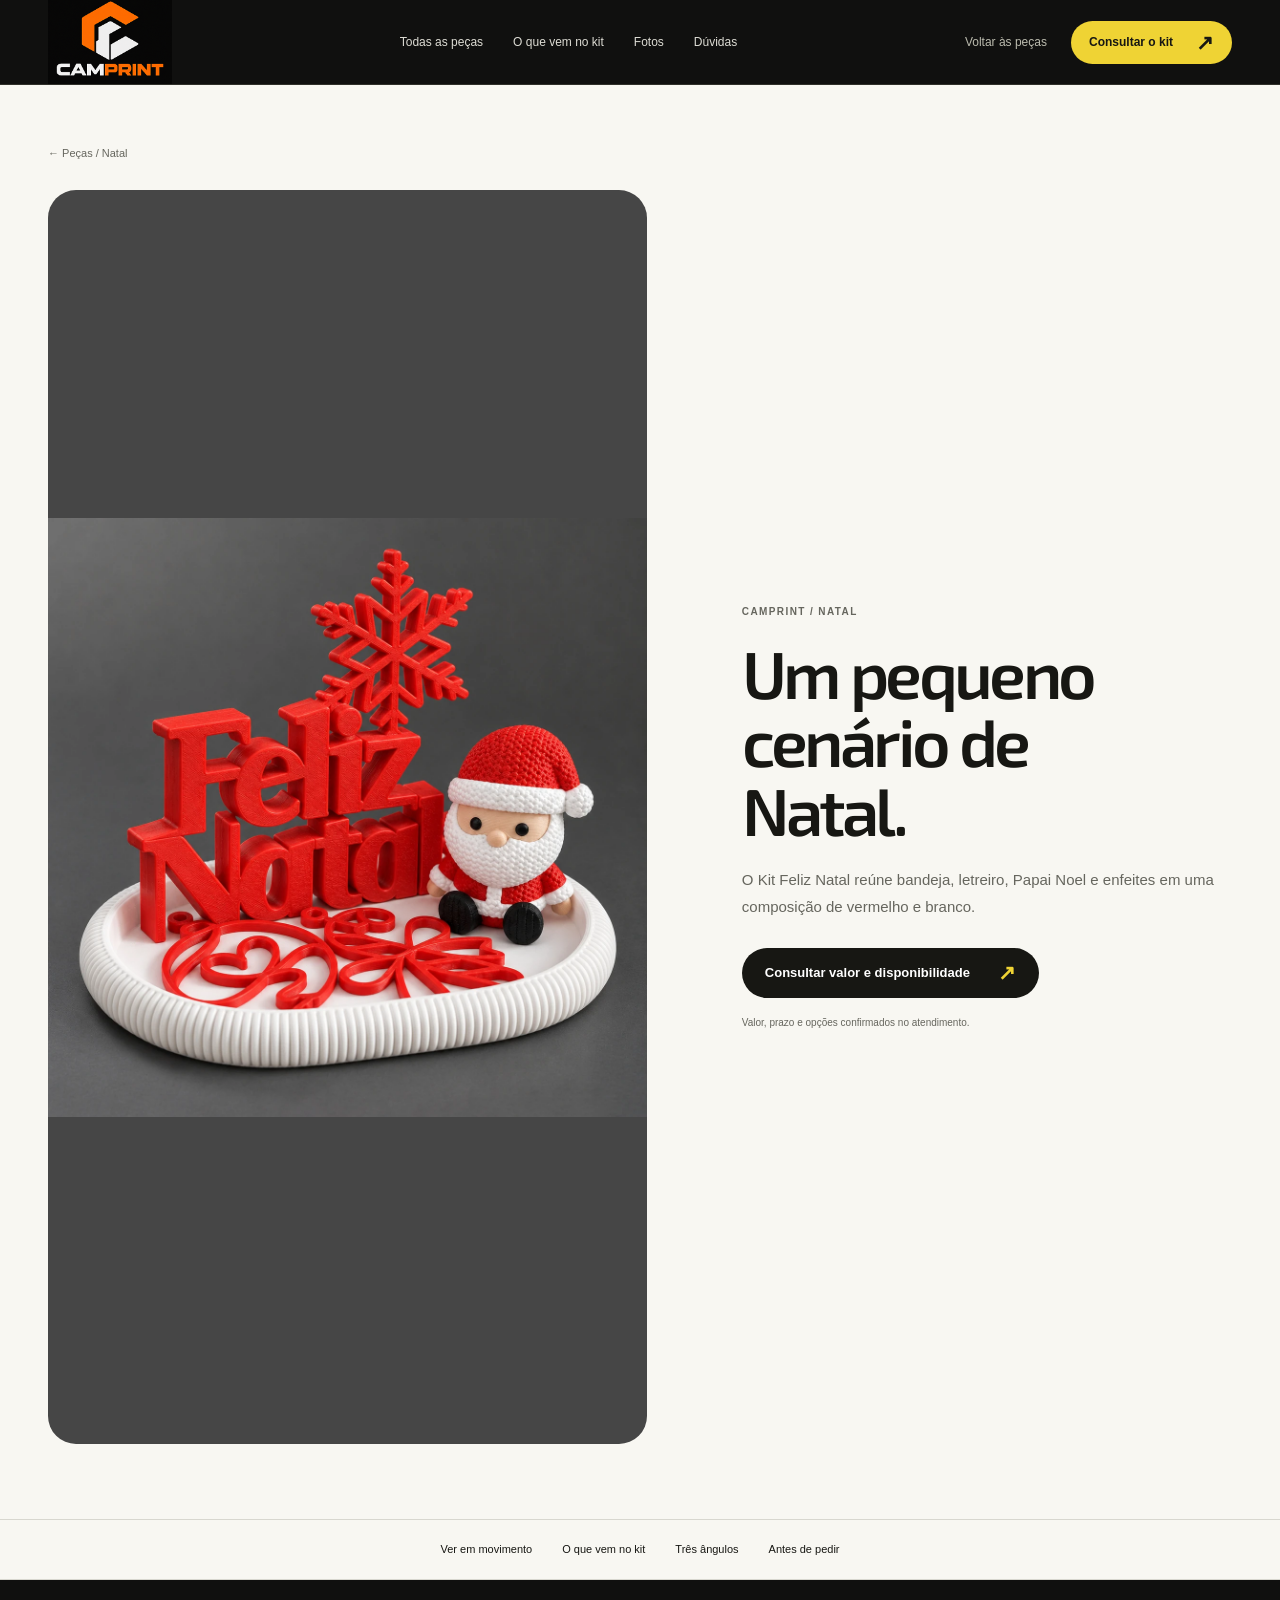
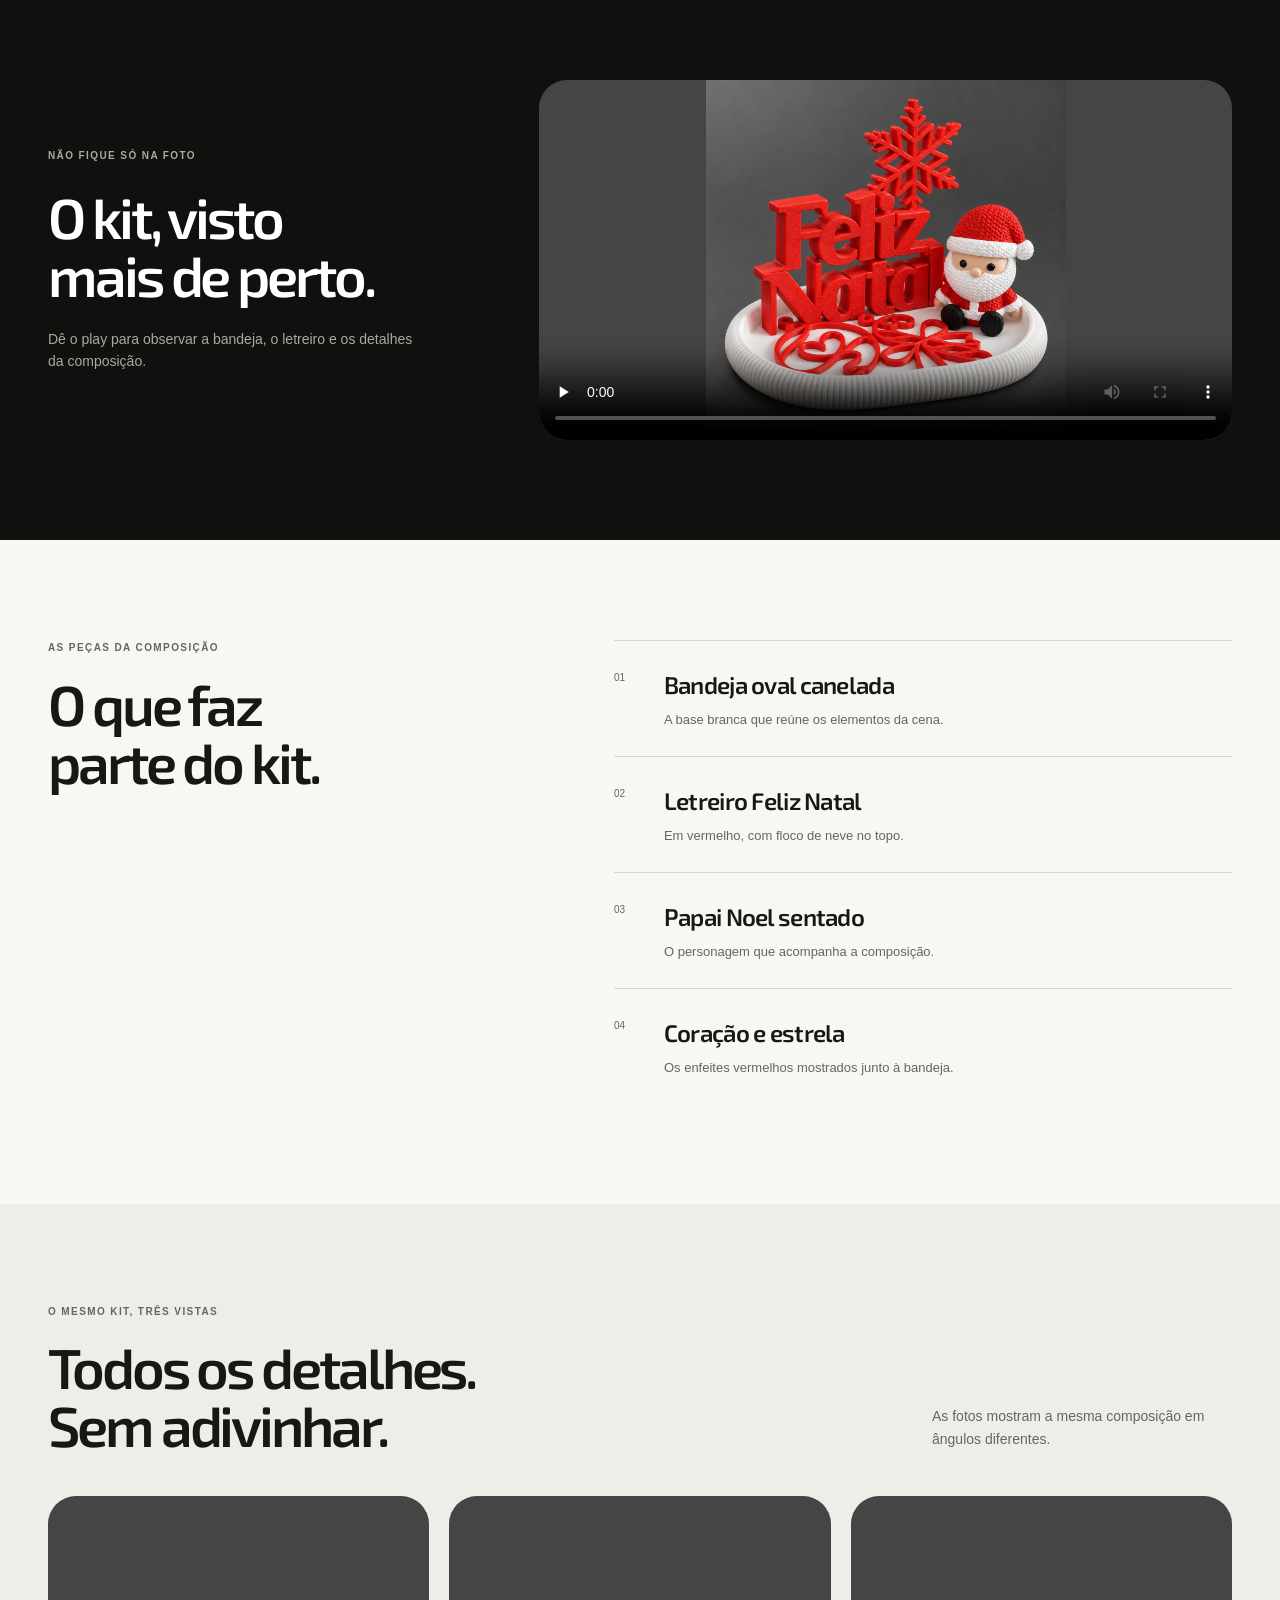
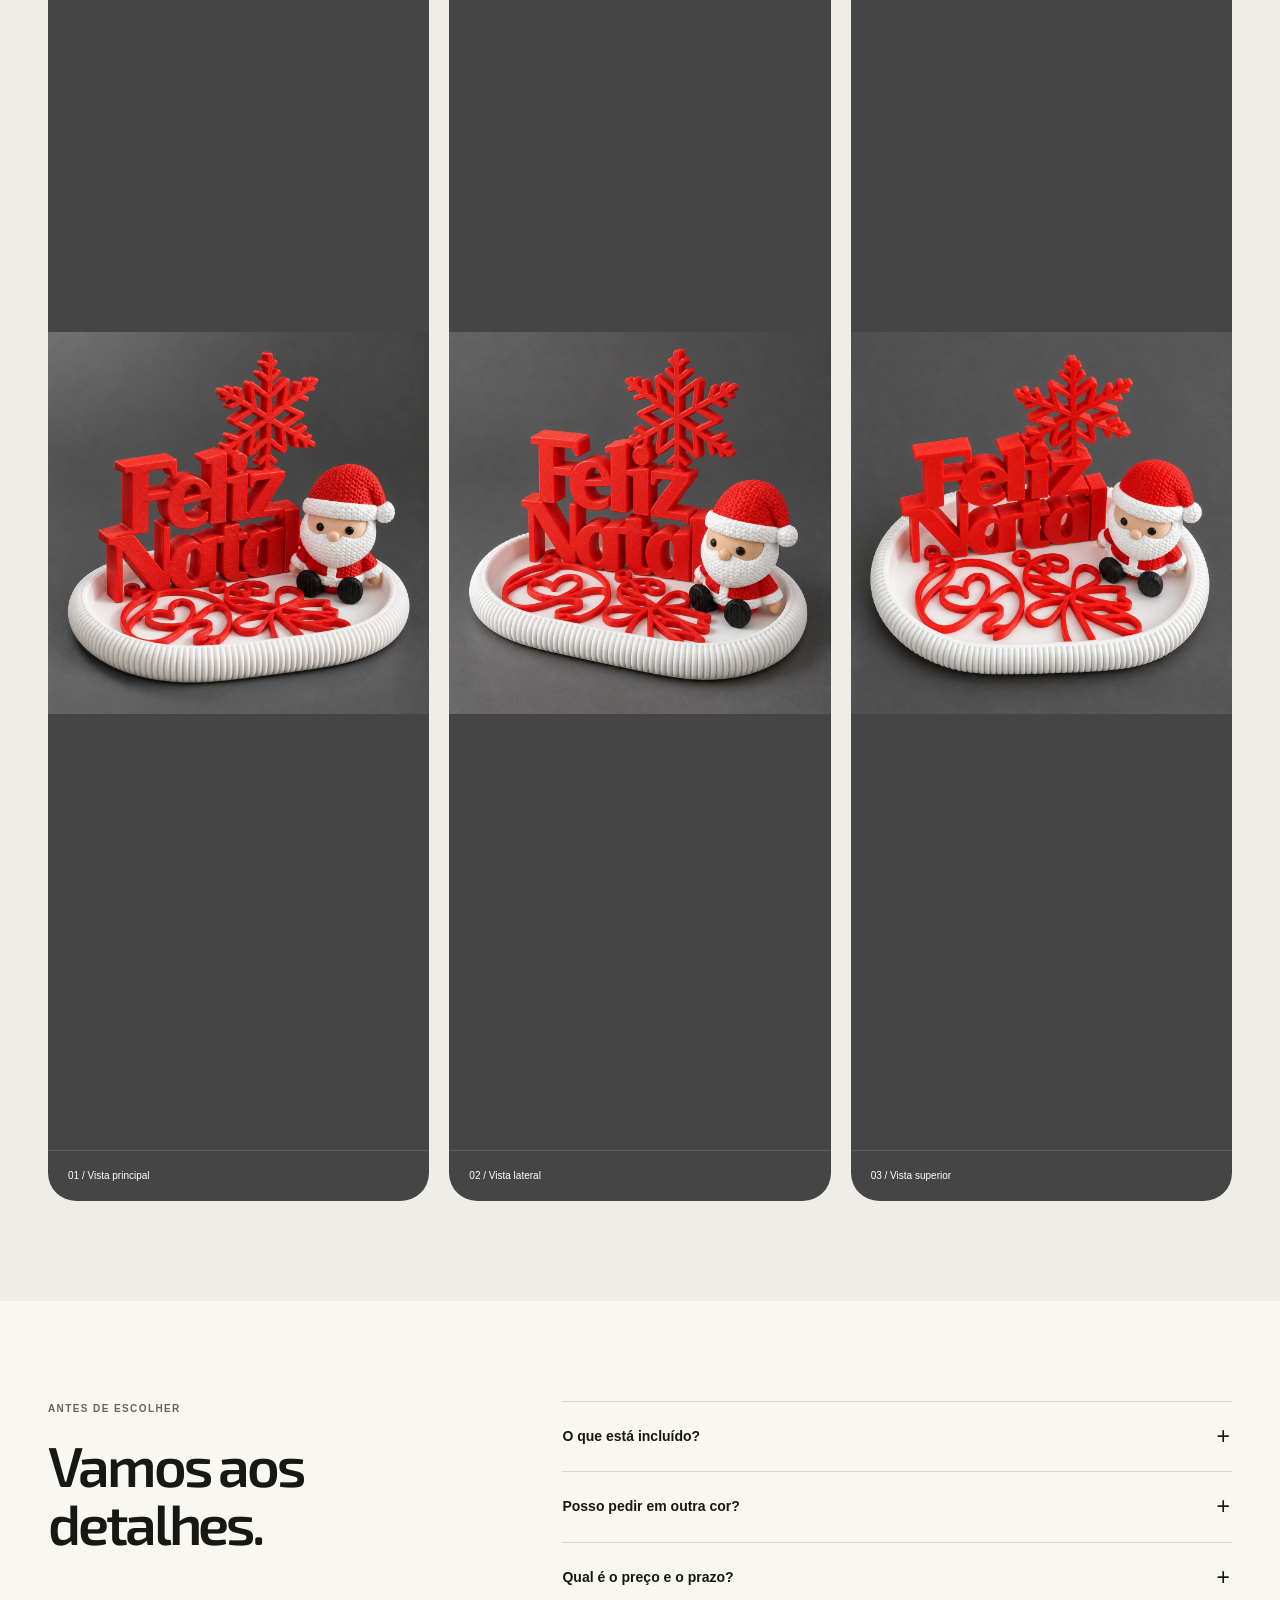
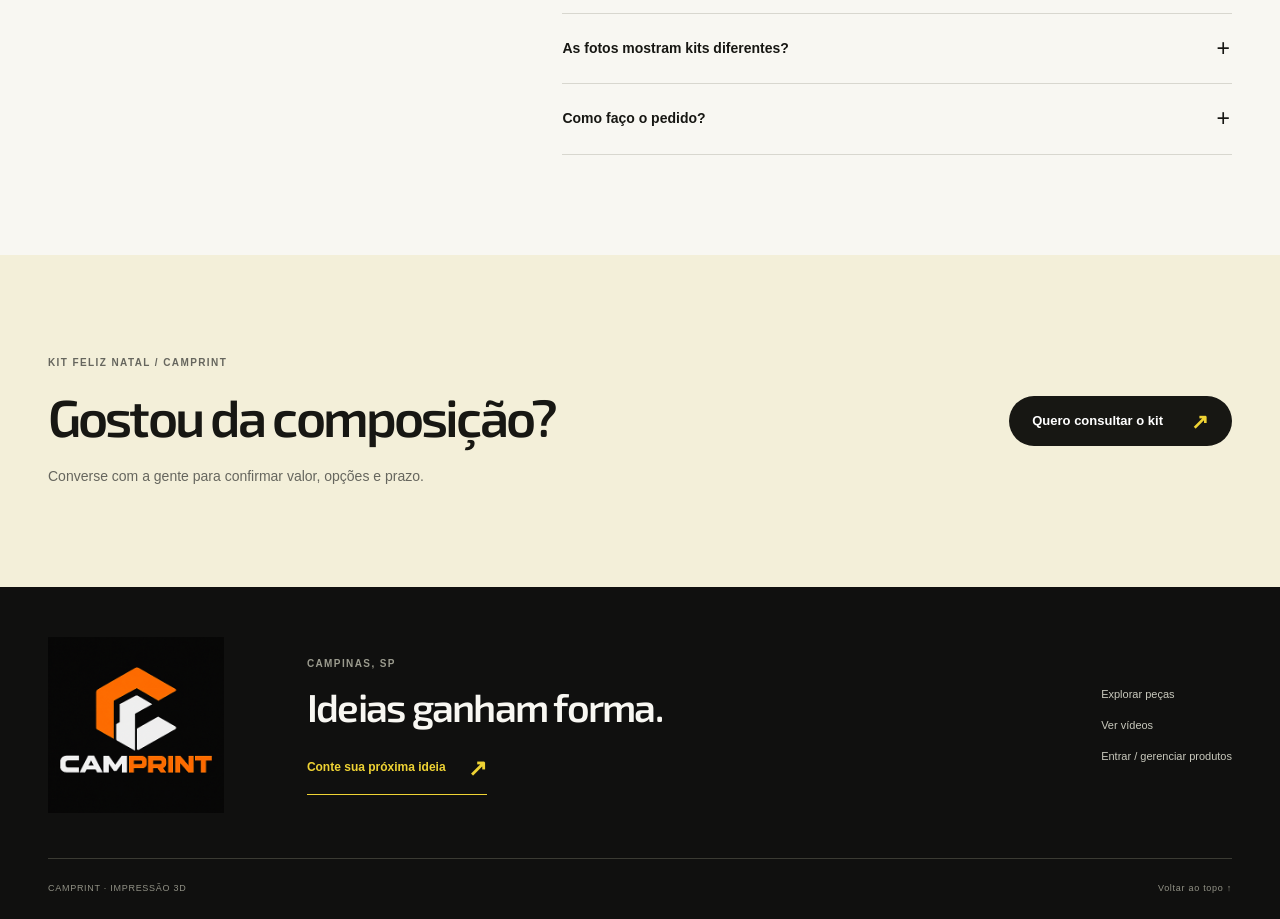
<file: public/kit-feliz-natal.html>
<!doctype html>
<html lang="pt-BR"><head>
<meta charset="UTF-8"><meta name="viewport" content="width=device-width, initial-scale=1"><meta name="theme-color" content="#11110f">
<title>Kit Feliz Natal com bandeja — CAMPRINT</title><meta name="description" content="Bandeja canelada, letreiro Feliz Natal, Papai Noel e enfeites. Veja fotos e vídeo do kit CAMPRINT e consulte valor e disponibilidade.">
<meta property="og:title" content="Kit Feliz Natal — CAMPRINT"><meta property="og:description" content="Uma composição em vermelho e branco. Veja todos os detalhes antes de pedir."><meta property="og:image" content="https://printflex-prototipo-jp.gustavodiassn.chatgpt.site/assets/kit-feliz-natal-principal.webp"><meta property="og:type" content="product">
<link rel="icon" type="image/svg+xml" href="camprint-mark.svg"><link rel="preload" as="font" href="assets/exo2-semibold.ttf" type="font/ttf" crossorigin><link rel="preload" as="image" href="assets/kit-feliz-natal-principal.webp"><link rel="stylesheet" href="camprint.css?v=15">
</head><body class="product-page" id="topo">
<a class="skip-link" href="#conteudo">Ir para o conteúdo</a>
<header class="site-header"><div class="container header-inner"><a class="brand" href="index.html" aria-label="CAMPRINT — início"><img src="assets/camprint-logo-original.png" alt="CAMPRINT" width="124" height="84"></a><nav class="product-header-nav" aria-label="Navegação do produto"><a href="index.html#modelos">Todas as peças</a><a href="#o-kit">O que vem no kit</a><a href="#galeria">Fotos</a><a href="#duvidas">Dúvidas</a></nav><div class="header-actions"><a class="header-admin" href="index.html#modelos">Voltar às peças</a><a class="button button-yellow header-cta" href="index.html?produto=kit-feliz-natal#personalizar">Consultar o kit <span aria-hidden="true">↗</span></a></div></div></header>
<main id="conteudo">
<section class="product-page-hero"><div class="container"><a class="product-breadcrumb" href="index.html#modelos">← Peças / Natal</a><div class="product-story-grid"><figure class="product-story-photo"><img src="assets/kit-feliz-natal-principal.webp" alt="Kit Feliz Natal com bandeja branca, letreiro vermelho, Papai Noel e enfeites" width="1254" height="1254" fetchpriority="high"></figure><div class="product-story-copy"><p class="eyebrow">CAMPRINT / NATAL</p><h1>Um pequeno<br>cenário de<br>Natal.</h1><p>O Kit Feliz Natal reúne bandeja, letreiro, Papai Noel e enfeites em uma composição de vermelho e branco.</p><a class="button button-dark" href="index.html?produto=kit-feliz-natal#personalizar">Consultar valor e disponibilidade <span aria-hidden="true">↗</span></a><small>Valor, prazo e opções confirmados no atendimento.</small></div></div></div></section>
<nav class="product-nav" aria-label="Explore o kit"><a href="#video-do-kit">Ver em movimento</a><a href="#o-kit">O que vem no kit</a><a href="#galeria">Três ângulos</a><a href="#duvidas">Antes de pedir</a></nav>
<section class="product-video-section section-space" id="video-do-kit"><div class="container product-video-grid"><div><p class="eyebrow">NÃO FIQUE SÓ NA FOTO</p><h2>O kit, visto<br>mais de perto.</h2><p>Dê o play para observar a bandeja, o letreiro e os detalhes da composição.</p></div><video controls playsinline preload="none" poster="assets/kit-feliz-natal-principal.webp" width="640" height="360" aria-label="Vídeo do Kit Feliz Natal em movimento"><source src="assets/video-kit-feliz-natal.mp4" type="video/mp4">Seu navegador não reproduz este vídeo.</video></div></section>
<section class="section-space" id="o-kit"><div class="container kit-includes"><div><p class="eyebrow">AS PEÇAS DA COMPOSIÇÃO</p><h2>O que faz<br>parte do kit.</h2></div><ul><li><span>01</span><div><h3>Bandeja oval canelada</h3><p>A base branca que reúne os elementos da cena.</p></div></li><li><span>02</span><div><h3>Letreiro Feliz Natal</h3><p>Em vermelho, com floco de neve no topo.</p></div></li><li><span>03</span><div><h3>Papai Noel sentado</h3><p>O personagem que acompanha a composição.</p></div></li><li><span>04</span><div><h3>Coração e estrela</h3><p>Os enfeites vermelhos mostrados junto à bandeja.</p></div></li></ul></div></section>
<section class="kit-gallery section-space" id="galeria"><div class="container"><div class="section-heading"><div><p class="eyebrow">O MESMO KIT, TRÊS VISTAS</p><h2>Todos os detalhes.<br>Sem adivinhar.</h2></div><p>As fotos mostram a mesma composição em ângulos diferentes.</p></div><div class="kit-gallery-grid"><figure><img src="assets/kit-feliz-natal-principal.webp" alt="Vista principal do Kit Feliz Natal completo" width="1254" height="1254" loading="lazy"><figcaption>01 / Vista principal</figcaption></figure><figure><img src="assets/kit-feliz-natal-direita.webp" alt="Vista lateral direita do mesmo Kit Feliz Natal" width="1254" height="1254" loading="lazy"><figcaption>02 / Vista lateral</figcaption></figure><figure><img src="assets/kit-feliz-natal-superior.webp" alt="Vista superior do mesmo Kit Feliz Natal" width="1254" height="1254" loading="lazy"><figcaption>03 / Vista superior</figcaption></figure></div></div></section>
<section class="faq-section section-space" id="duvidas"><div class="container faq-grid"><div><p class="eyebrow">ANTES DE ESCOLHER</p><h2>Vamos aos<br>detalhes.</h2></div><div class="faq-list"><details><summary>O que está incluído?</summary><p>Bandeja branca canelada, letreiro Feliz Natal com floco de neve vermelho, Papai Noel sentado e enfeites de coração e estrela, conforme a composição apresentada.</p></details><details><summary>Posso pedir em outra cor?</summary><p>Informe sua preferência na mensagem. As opções de cor e personalização são confirmadas para esse modelo antes do pedido.</p></details><details><summary>Qual é o preço e o prazo?</summary><p>Valor, disponibilidade e prazo são informados no atendimento antes da confirmação da compra.</p></details><details><summary>As fotos mostram kits diferentes?</summary><p>Não. São três vistas do mesmo Kit Feliz Natal.</p></details><details><summary>Como faço o pedido?</summary><p>Toque em “Consultar o kit”. O formulário abre com este produto selecionado. Prepare a mensagem e copie ou compartilhe no canal de atendimento da CAMPRINT.</p></details></div></div></section>
<section class="kit-order section-space" id="oferta"><div class="container kit-order-inner" id="seguranca"><div><p class="eyebrow">KIT FELIZ NATAL / CAMPRINT</p><h2>Gostou da composição?</h2><p>Converse com a gente para confirmar valor, opções e prazo.</p></div><a class="button button-dark" href="index.html?produto=kit-feliz-natal#personalizar">Quero consultar o kit <span aria-hidden="true">↗</span></a></div></section>
</main>
<footer class="site-footer"><div class="container"><div class="footer-main"><a href="index.html" class="footer-brand" aria-label="CAMPRINT — início"><img src="assets/camprint-logo-original.png" alt="CAMPRINT" width="176" height="176" loading="lazy"></a><div><p class="eyebrow">CAMPINAS, SP</p><h2>Ideias ganham forma.</h2><a class="text-link" href="index.html#personalizar">Conte sua próxima ideia <span aria-hidden="true">↗</span></a></div><nav aria-label="Links do rodapé"><a href="index.html#modelos">Explorar peças</a><a href="index.html#videos">Ver vídeos</a><a href="/admin">Entrar / gerenciar produtos</a></nav></div><div class="footer-bottom"><span>CAMPRINT · IMPRESSÃO 3D</span><a href="#topo">Voltar ao topo ↑</a></div></div></footer><div class="mobile-bar"><a href="index.html#modelos">Todas as peças</a><a href="index.html?produto=kit-feliz-natal#personalizar">Consultar o kit <span aria-hidden="true">↗</span></a></div>
</body></html>
</file>
<file: public/camprint.css>
@font-face{font-family:Exo;src:url('assets/exo2-semibold.ttf') format('truetype');font-style:normal;font-weight:600;font-display:swap}
:root{--yellow:#efd334;--yellow-soft:#f3efd9;--ink:#171713;--black:#10100f;--paper:#f8f7f2;--mist:#eeede7;--line:#d8d7cf;--muted:#66665e;--white:#fff;--display:Exo,'Trebuchet MS',Arial,sans-serif;--orange:#efd334;--orange-deep:#655700;--font-display:var(--display)}
*{box-sizing:border-box}html{scroll-behavior:smooth;scroll-padding-top:106px}body{margin:0;background:var(--paper);color:var(--ink);font:16px/1.55 Arial,Helvetica,sans-serif;-webkit-font-smoothing:antialiased}body.dialog-open{overflow:hidden}button,input,select,textarea{font:inherit}button{cursor:pointer}a{color:inherit}a,button,input,select,textarea{touch-action:manipulation;-webkit-tap-highlight-color:transparent}img,video{max-width:100%}img{display:block}h1,h2,h3,p,figure{margin:0}h1,h2,h3{font-family:var(--display);font-weight:600}h1,h2{line-height:1.03;letter-spacing:-.055em}h2{font-size:clamp(38px,4.4vw,64px)}a{text-decoration:none}button:focus-visible,a:focus-visible,input:focus-visible,select:focus-visible,textarea:focus-visible,summary:focus-visible{outline:3px solid var(--yellow);outline-offset:4px}button{color:inherit}.container{width:min(calc(100% - 96px),1320px);margin-inline:auto}.section-space{padding-block:100px}.eyebrow{font:600 10px/1.5 Arial,sans-serif;letter-spacing:.14em;text-transform:uppercase}.sr-only{position:absolute;width:1px;height:1px;padding:0;margin:-1px;overflow:hidden;clip:rect(0,0,0,0);white-space:nowrap;border:0}[hidden]{display:none!important}.skip-link{position:fixed;top:-100px;left:20px;z-index:100;padding:14px;background:var(--yellow);color:var(--ink)}.skip-link:focus{top:10px}.button{display:inline-flex;align-items:center;justify-content:center;gap:28px;min-height:50px;padding:13px 22px;border:1px solid transparent;border-radius:999px;font-size:13px;font-weight:600;line-height:1.4;transition:background .2s,color .2s}.button>span{font-size:21px;line-height:1}.button-dark{background:var(--ink);color:var(--white)}.button-dark>span{color:var(--yellow)}.button-dark:hover{background:#39392d}.button-yellow,.button-orange{background:var(--yellow);color:var(--ink)}.button-yellow:hover,.button-orange:hover{background:#dfc018}.button-outline{border-color:var(--ink);background:transparent;color:var(--ink)}.text-link{display:inline-flex;align-items:center;gap:22px;padding:10px 0;border:0;border-bottom:1px solid currentColor;background:transparent;font-size:13px;font-weight:600;line-height:1.4}.text-link>span{font-size:23px}.text-link:hover{opacity:.7}
.site-header{position:sticky;top:0;z-index:30;background:var(--black);color:#f8f7f2;border-bottom:1px solid #30302a}.header-inner{display:flex;align-items:center;justify-content:space-between;gap:30px;min-height:84px}.brand{display:block;flex-shrink:0}.brand img{width:124px;height:84px;object-fit:cover}.site-header nav{display:flex;gap:30px}.site-header nav a{position:relative;font-size:12px;color:#dddcd4;padding:12px 0}.site-header nav a:hover{color:var(--yellow)}.header-actions{display:flex;align-items:center;gap:24px}.header-admin{font-size:12px;color:#bbbbae}.header-admin:hover{color:var(--yellow)}.header-cta{min-height:42px;font-size:12px;padding:10px 17px;gap:23px}.menu-toggle{display:none;border:0;background:transparent;width:40px;height:40px;padding:9px}.menu-toggle span{display:block;height:1px;background:white;margin:6px 0}.hero{padding-block:60px 64px;overflow:hidden}.hero-grid{display:grid;grid-template-columns:.94fr 1.06fr;gap:7%;align-items:center}.hero-copy{padding-block:15px}.hero .eyebrow{display:flex;align-items:center;gap:9px;margin-bottom:32px;color:var(--muted)}.status-dot{display:inline-block;width:7px;height:7px;border-radius:50%;background:var(--ink);box-shadow:0 0 0 4px var(--yellow)}h1{font-size:clamp(58px,6.7vw,96px)}.yellow-mark{position:relative;white-space:nowrap}.yellow-mark:after{content:'';position:absolute;z-index:-1;left:0;right:-4px;bottom:4px;height:.24em;background:var(--yellow)}.hero h1{isolation:isolate}.hero-description{margin-top:28px;font-size:16px;line-height:1.6;color:var(--muted)}.hero-actions{display:flex;align-items:center;flex-wrap:wrap;gap:28px;margin-top:28px}.hero-stamp{margin-top:48px;color:#808077;font-size:9px;letter-spacing:.13em}.hero-stamp>span{padding:0 12px;color:#aaa99f}.hero-showcase{min-width:0}.showcase-image{position:relative;border-radius:28px;overflow:hidden;background:#474747;aspect-ratio:1.07}.showcase-image>img{width:100%;height:100%;object-fit:contain;transition:opacity .18s}.showcase-label{position:absolute;left:24px;top:23px;color:#fff;font-size:9px;letter-spacing:.16em;opacity:.8}.showcase-open{position:absolute;right:20px;bottom:20px;display:grid;place-items:center;width:47px;height:47px;border:0;border-radius:50%;background:var(--yellow);font-size:27px}.showcase-open:hover{background:#fff}.showcase-caption{display:flex;align-items:center;justify-content:space-between;gap:20px;margin-top:20px}.showcase-caption .eyebrow{font-size:9px;margin-bottom:5px;color:var(--muted)}.showcase-caption h2{font-size:24px;letter-spacing:-.04em;line-height:1.2}.showcase-hint{font-size:10px;line-height:1.6;color:var(--muted);text-align:right}.hero-tabs{display:flex;gap:20px;border-top:1px solid var(--line);margin-top:20px}.hero-tab{position:relative;flex:1;padding:15px 0;border:0;background:transparent;text-align:left;color:var(--muted);font-size:11px}.hero-tab>span{font-size:9px;margin-right:8px;color:#929187}.hero-tab[aria-pressed=true]{color:var(--ink);font-weight:600}.hero-tab[aria-pressed=true]:before{content:'';position:absolute;top:-2px;left:0;right:0;height:3px;background:var(--yellow)}.intro-strip{border-block:1px solid var(--line)}.intro-strip>.container{display:flex;justify-content:space-between;gap:20px;align-items:center;padding-block:22px}.intro-strip p{font-size:14px}.intro-strip a{display:flex;gap:24px;font-size:11px;color:var(--muted)}.intro-strip a>span{color:var(--ink);font-size:18px}.section-heading{display:flex;align-items:flex-end;justify-content:space-between;gap:48px;margin-bottom:42px}.section-heading .eyebrow{margin-bottom:19px;color:var(--muted)}.section-heading>p{max-width:300px;color:var(--muted);font-size:14px;line-height:1.65;padding-bottom:3px}
.catalog-section{background:var(--paper)}.catalog-tools{display:flex;align-items:center;justify-content:space-between;gap:24px;border-bottom:1px solid var(--line)}.filter-row{display:flex;gap:26px;min-width:0;overflow-x:auto;scrollbar-width:none}.filter-row::-webkit-scrollbar{display:none}.filter-chip{position:relative;white-space:nowrap;min-height:54px;padding:12px 0;border:0;background:transparent;color:var(--muted);font-size:12px}.filter-chip.is-active{font-weight:600;color:var(--ink)}.filter-chip.is-active:after{content:'';position:absolute;bottom:0;left:0;right:0;height:3px;background:var(--yellow)}.catalog-search{display:flex;align-items:center;gap:10px;flex:0 1 210px;padding:7px 0;font-size:24px}.catalog-search input{width:100%;min-width:0;padding:6px 0;border:0;outline:0;background:transparent;color:var(--ink);font-size:12px}.catalog-search:focus-within{outline:2px solid var(--ink);outline-offset:4px;border-radius:2px}.catalog-meta{display:flex;justify-content:space-between;gap:20px;padding:19px 0 27px;color:var(--muted);font-size:9px;letter-spacing:.09em}.product-grid{display:grid;grid-template-columns:repeat(3,minmax(0,1fr));gap:44px 24px}.product-card{min-width:0}.product-visual{position:relative;display:block;width:100%;padding:0;border:0;border-radius:24px;overflow:hidden;aspect-ratio:1;background:var(--mist)}.product-visual img{display:block;width:100%;height:100%;object-fit:contain;transition:transform .3s}.product-visual:hover img{transform:scale(1.025)}.product-visual.portrait-photo{background:#444}.product-index{position:absolute;top:16px;left:17px;padding:3px 6px;border-radius:5px;background:#ffffffd9;font-size:9px;color:#54534b}.product-badge{position:absolute;bottom:14px;left:14px;max-width:calc(100% - 60px);border-radius:999px;padding:5px 9px;background:#fffffff0;color:#48483f;font-size:9px;line-height:1.4}.image-expand{position:absolute;right:13px;bottom:13px;display:grid;place-items:center;width:29px;height:29px;border-radius:50%;background:#fff;color:var(--ink);font-size:19px}.product-visual:hover .image-expand{background:var(--yellow)}.product-info{padding:20px 2px 0}.product-category{margin-bottom:7px;color:var(--muted);font-size:9px;letter-spacing:.1em;text-transform:uppercase}.product-info h3{font-size:22px;letter-spacing:-.035em;line-height:1.2}.product-info>p{min-height:44px;margin-top:10px;max-width:340px;color:var(--muted);font-size:12px;line-height:1.7}.product-link{display:flex;align-items:center;justify-content:space-between;width:100%;margin-top:17px;padding:10px 0 3px;border:0;border-top:1px solid var(--line);background:transparent;font-size:11px;font-weight:600}.product-link>span{font-size:22px}.product-link:hover>span{color:#8d7600}.empty-catalog{padding:60px 0;text-align:center}.empty-catalog h3{font-size:25px}.empty-catalog p{margin:10px 0 20px;color:var(--muted)}.catalog-custom{display:flex;justify-content:space-between;gap:24px;padding-top:32px;margin-top:42px;border-top:1px solid var(--line);font-size:14px}.catalog-custom>span{color:var(--muted)}.catalog-custom strong{display:flex;align-items:center;gap:30px;font-size:13px}.catalog-custom strong>span{font-size:24px}
.video-section{background:var(--black);color:#f8f7f2}.video-section .section-heading .eyebrow{color:#aaa99d}.video-section .section-heading>p{color:#aaa99d}.video-layout{display:grid;grid-template-columns:minmax(0,1fr) 280px;gap:48px;align-items:start}.video-stage{aspect-ratio:16/9;overflow:hidden;border-radius:28px;background:#464646}.video-stage video{display:block;width:100%;height:100%;object-fit:contain}.video-caption{display:flex;align-items:center;justify-content:space-between;gap:20px;padding-top:20px}.video-caption h3{font-size:23px;line-height:1.2;letter-spacing:-.03em}.video-caption .text-link{color:var(--yellow);white-space:nowrap;font-size:11px;padding:4px 0}.video-list{display:grid}.video-option{display:grid;grid-template-columns:32px 1fr 18px;align-items:center;gap:12px;width:100%;min-height:81px;padding:20px 0;border:0;border-top:1px solid #3e3e36;background:transparent;text-align:left;color:#aaa99e}.video-option:last-child{border-bottom:1px solid #3e3e36}.video-option>span:first-child{font-size:10px;color:#77776c}.video-option>span:nth-child(2){font-size:13px;line-height:1.4}.video-option>span:last-child{font-size:13px;opacity:0}.video-option[aria-pressed=true]{color:var(--yellow)}.video-option[aria-pressed=true]>span:last-child{opacity:1}.video-option:hover{color:#fff}.editorial-grid{display:grid;grid-template-columns:.8fr 1.2fr;gap:12%;align-items:center}.editorial-copy .eyebrow{margin-bottom:22px;color:var(--muted)}.editorial-copy>p:not(.eyebrow){max-width:330px;margin:27px 0;color:var(--muted);font-size:14px;line-height:1.7}.editorial-photo{overflow:hidden;border-radius:28px;background:#454545}.editorial-photo img{width:100%;aspect-ratio:1.15;object-fit:contain}.editorial-photo figcaption{display:flex;justify-content:space-between;align-items:center;gap:10px;padding:18px 22px;color:#fff;border-top:1px solid #ffffff26;font-size:12px}.editorial-photo figcaption span{font-size:8px;letter-spacing:.1em;color:#d5d5ca}
.custom-section{background:var(--yellow-soft)}.custom-grid{display:grid;grid-template-columns:1fr .88fr;gap:12%;align-items:start}.custom-copy>.eyebrow{margin-bottom:24px;color:var(--muted)}.custom-copy h2{font-size:clamp(40px,4.6vw,64px)}.underlined{text-decoration:underline;text-decoration-color:#c5aa17;text-underline-offset:8px;text-decoration-thickness:2px}.custom-copy>p:not(.eyebrow){max-width:370px;margin-top:28px;color:var(--muted);font-size:14px;line-height:1.7}.how-to{margin-top:50px;scroll-margin-top:110px}.how-to h3{font:600 10px Arial,sans-serif;letter-spacing:.1em;text-transform:uppercase}.how-to ol{padding:0;margin:19px 0 0;list-style:none}.how-to li{display:flex;gap:18px;padding:16px 0;border-top:1px solid #ccc7af}.how-to li>span{font-size:10px;color:#716947;padding-top:3px}.how-to strong{font-size:12px;font-weight:600}.how-to li p{margin-top:3px;color:var(--muted);font-size:11px}.request-card{padding:32px;border-radius:28px;background:#fff}.request-top{display:flex;align-items:center;justify-content:space-between;color:var(--muted);font-size:9px;letter-spacing:.13em}.request-top>span:last-child{color:var(--ink);font-size:25px}.request-card h3{font-size:31px;letter-spacing:-.04em;line-height:1.15;margin:14px 0 24px}.request-mode{display:flex;gap:4px;padding:4px;background:var(--mist);border-radius:999px;margin-bottom:28px}.request-mode button{flex:1;padding:9px 6px;border:0;border-radius:999px;background:transparent;font-size:10px;line-height:1.5;color:var(--muted)}.request-mode button.is-active{background:var(--yellow);color:var(--ink);font-weight:600}.request-card label{display:block;font-size:11px;font-weight:600;margin:19px 0 8px}.request-card label>span{color:var(--muted);font-weight:400}.request-card select,.request-card textarea{display:block;width:100%;padding:13px 14px;border:1px solid #c9c8bf;border-radius:12px;background:#fff;color:var(--ink);font-size:12px;line-height:1.5}.request-card select{min-height:46px;padding-right:25px}.request-card textarea{resize:vertical;min-height:96px}.request-submit{width:100%;margin-top:24px;font-size:12px}.form-note{margin-top:16px;color:var(--muted);font-size:10px;line-height:1.7}.request-result{margin-top:22px;padding:19px;border-radius:16px;background:var(--paper);border:1px solid var(--line)}.request-result>.eyebrow{font-size:8px}.request-result>p{white-space:pre-wrap;font-size:12px;line-height:1.7;margin-top:13px}.result-actions{display:flex;flex-wrap:wrap;gap:8px;margin-top:20px}.result-actions .button{min-height:40px;padding:10px 14px;font-size:10px}.request-status{color:#555c2a;font-size:10px!important}
.faq-grid{display:grid;grid-template-columns:.7fr 1.3fr;gap:13%}.faq-grid .eyebrow{color:var(--muted);margin-bottom:20px}.faq-grid>div:first-child>p:last-child{margin-top:25px;color:var(--muted);font-size:13px}.faq-list details{border-top:1px solid var(--line)}.faq-list details:last-child{border-bottom:1px solid var(--line)}.faq-list summary{position:relative;list-style:none;padding:24px 28px 24px 0;font-size:14px;font-weight:600;cursor:pointer}.faq-list summary::-webkit-details-marker{display:none}.faq-list summary:after{content:'+';position:absolute;right:2px;font-weight:400;font-size:23px;top:17px}.faq-list details[open] summary:after{content:'−'}.faq-list details p{padding:0 25px 23px 0;color:var(--muted);font-size:13px;line-height:1.75}.site-footer{padding:50px 0 0;background:var(--black);color:#f8f7f2}.footer-main{display:grid;grid-template-columns:176px 1fr auto;gap:7%;align-items:center;padding-bottom:45px}.footer-brand img{width:176px;height:176px}.footer-main .eyebrow{color:#9b9b8e;margin-bottom:16px}.footer-main h2{font-size:39px;letter-spacing:-.045em}.footer-main .text-link{color:var(--yellow);margin-top:15px;font-size:12px}.footer-main nav{display:flex;flex-direction:column;align-items:flex-start;gap:14px;font-size:11px;color:#c9c9bd}.footer-main nav a:hover{color:var(--yellow)}.footer-bottom{display:flex;justify-content:space-between;gap:20px;border-top:1px solid #3b3b33;padding:23px 0;color:#929286;font-size:9px;letter-spacing:.08em}.mobile-bar{display:none}
.product-dialog{position:fixed;width:min(1120px,calc(100% - 40px));max-height:92dvh;border:0;border-radius:28px;padding:0;background:var(--paper);color:var(--ink);overflow:auto;box-shadow:0 20px 70px #0003}.product-dialog::backdrop{background:#10100fbb}.dialog-close{position:sticky;float:right;top:14px;right:14px;z-index:2;display:grid;place-items:center;width:38px;height:38px;border:0;border-radius:50%;margin:14px 14px -52px 0;background:#fff;color:var(--ink);font-size:15px}#detailBody{display:grid;grid-template-columns:1.1fr 1fr;min-height:560px}.detail-gallery{min-width:0;padding:35px 24px;background:var(--mist);display:flex;flex-direction:column;justify-content:center}.detail-stage{display:grid;place-items:center;aspect-ratio:1;border-radius:20px;overflow:hidden;background:white}.detail-stage>img,.detail-stage>video{display:block;width:100%;height:100%;max-height:510px;object-fit:contain}.detail-stage:has(video){background:#151515}.gallery-controls{display:flex;align-items:center;justify-content:space-between;gap:12px;margin-top:14px}.gallery-controls button{width:40px;height:36px;border:1px solid #c8c7bd;border-radius:999px;background:transparent;font-size:19px}.gallery-controls span{font-size:11px;color:var(--muted)}.gallery-caption{min-height:35px;margin-top:12px;color:var(--muted);font-size:10px;line-height:1.6}.media-thumbs{display:flex;gap:9px;overflow-x:auto;padding:4px 3px 8px;scrollbar-width:thin}.media-thumb{position:relative;flex:0 0 50px;width:50px;height:50px;border:2px solid transparent;border-radius:10px;background:#fff;padding:2px;overflow:hidden}.media-thumb[aria-pressed=true]{border-color:#8b7600}.media-thumb img{width:100%;height:100%;object-fit:cover}.media-thumb span{position:absolute;inset:0;display:grid;place-items:center;color:#fff;background:#0005;font-size:12px}.detail-copy{display:flex;flex-direction:column;justify-content:center;padding:55px 34px 35px}.detail-copy>.eyebrow{color:var(--muted)}.detail-copy h2{font-size:39px;letter-spacing:-.04em;line-height:1.08;margin:15px 0 19px}.detail-source{align-self:flex-start;padding:5px 9px;border:1px solid var(--line);border-radius:6px;font-size:9px;color:var(--muted)}.detail-copy>p{font-size:13px;line-height:1.8;color:var(--muted);margin-top:21px}.detail-copy ul{padding-left:17px;font-size:12px;line-height:1.7;color:var(--muted);margin:18px 0 26px}.detail-copy li{padding:3px 0}.detail-copy li::marker{color:#8d7600}.detail-copy>small{margin-top:13px;color:var(--muted);font-size:10px;line-height:1.6}.detail-request{font-size:11px;gap:14px}.dialog-close:hover{background:var(--yellow)}
/* Product story page uses the same brand surfaces and controls. */
.product-page-hero{padding:55px 0 75px}.product-breadcrumb{display:inline-block;margin-bottom:28px;font-size:11px;color:var(--muted)}.product-story-grid{display:grid;grid-template-columns:1.1fr .9fr;gap:8%;align-items:center}.product-story-photo{border-radius:28px;overflow:hidden;background:#464646}.product-story-photo img{width:100%;aspect-ratio:1;object-fit:contain}.product-story-copy .eyebrow{color:var(--muted);margin-bottom:20px}.product-story-copy h1{font-size:clamp(46px,5.2vw,72px)}.product-story-copy>p:not(.eyebrow){color:var(--muted);font-size:15px;line-height:1.75;margin:23px 0}.product-story-copy .button{margin:5px 0 17px}.product-story-copy small{display:block;color:var(--muted);font-size:10px}.product-nav{display:flex;gap:30px;justify-content:center;flex-wrap:wrap;border-block:1px solid var(--line);padding:21px 18px;font-size:11px}.product-video-section{background:var(--black);color:#fff}.product-video-grid{display:grid;grid-template-columns:.7fr 1.3fr;align-items:center;gap:10%}.product-video-grid .eyebrow{color:#aaa99d;margin-bottom:25px}.product-video-grid p:not(.eyebrow){font-size:14px;color:#aaa99d;margin-top:25px}.product-video-grid video{width:100%;aspect-ratio:16/9;object-fit:contain;display:block;border-radius:28px;background:#454545}.kit-includes{display:grid;grid-template-columns:.8fr 1.2fr;gap:13%;align-items:start}.kit-includes .eyebrow{color:var(--muted);margin-bottom:20px}.kit-includes ul{list-style:none;margin:0;padding:0}.kit-includes li{display:grid;grid-template-columns:32px 1fr;gap:18px;padding:25px 0;border-top:1px solid var(--line)}.kit-includes li>span{font-size:10px;padding-top:4px;color:var(--muted)}.kit-includes h3{font-size:24px;letter-spacing:-.03em}.kit-includes li p{font-size:13px;line-height:1.6;color:var(--muted);margin-top:7px}.kit-gallery{background:var(--mist)}.kit-gallery-grid{display:grid;grid-template-columns:repeat(3,1fr);gap:20px}.kit-gallery-grid figure{overflow:hidden;border-radius:28px;background:#454545;color:#fff}.kit-gallery-grid img{aspect-ratio:1;width:100%;object-fit:contain}.kit-gallery-grid figcaption{padding:17px 20px;font-size:10px;border-top:1px solid #ffffff22}.kit-order{background:var(--yellow-soft)}.kit-order-inner{display:flex;align-items:center;justify-content:space-between;gap:40px}.kit-order-inner .eyebrow{color:var(--muted);margin-bottom:20px}.kit-order-inner h2{max-width:650px;font-size:52px}.kit-order-inner p:not(.eyebrow){color:var(--muted);margin-top:22px;font-size:14px}.kit-order-inner .button{flex-shrink:0}
::selection{background:var(--yellow);color:var(--ink)}
@media(min-width:1600px){.hero{padding-block:80px}.showcase-image{aspect-ratio:1.05}}
@media(max-width:1100px){.container{width:calc(100% - 64px)}.site-header nav{gap:20px}.header-actions{gap:17px}.hero-grid{gap:5%;grid-template-columns:1fr 1fr}h1{font-size:clamp(56px,6.5vw,80px)}.hero .eyebrow{font-size:9px}.hero-description{font-size:14px}.hero-actions{gap:20px}.hero-stamp{font-size:8px}.showcase-caption h2{font-size:20px}.showcase-hint{display:none}.hero-tab{font-size:10px}.product-info h3{font-size:20px}.video-layout{grid-template-columns:minmax(0,1fr) 235px;gap:30px}.video-option{min-height:70px}.editorial-grid{gap:7%;grid-template-columns:.9fr 1.1fr}.custom-grid{gap:7%}.request-card{padding:26px}.request-card h3{font-size:27px}.catalog-tools{gap:20px}.filter-row{gap:20px}.catalog-search{flex-basis:170px}.footer-main{gap:5%;grid-template-columns:150px 1fr auto}.footer-brand img{width:150px;height:150px}.footer-main h2{font-size:33px}.product-story-grid{gap:6%}.product-story-copy h1{font-size:54px}}
@media(max-width:820px){html{scroll-padding-top:90px}.header-inner{min-height:74px}.brand img{width:108px;height:74px}.menu-toggle{display:block}.header-admin{display:none}.site-header #siteNav{position:absolute;top:74px;left:0;right:0;display:none;flex-direction:column;gap:0;padding:12px 32px 22px;background:var(--black);border-top:1px solid #333}.site-header #siteNav.is-open{display:flex}.site-header #siteNav a{padding:14px 0;border-bottom:1px solid #333;font-size:14px}.menu-toggle[aria-expanded=true] span:first-child{transform:translateY(3.5px) rotate(45deg)}.menu-toggle[aria-expanded=true] span:last-child{transform:translateY(-3.5px) rotate(-45deg)}.section-space{padding-block:76px}.hero-grid{align-items:center}.hero{padding-top:44px}h1{font-size:59px}.hero .eyebrow{font-size:8px;letter-spacing:.09em;margin-bottom:24px}.hero-actions{align-items:flex-start;gap:18px;flex-direction:column}.hero-actions .text-link{font-size:11px;padding:7px 0}.hero-stamp{margin-top:25px;font-size:7px}.showcase-image{aspect-ratio:.85}.showcase-open{width:40px;height:40px;font-size:23px;right:15px;bottom:15px}.showcase-label{top:17px;left:17px;font-size:8px}.hero-tabs{gap:13px}.hero-tab{font-size:9px}.hero-tab>span{display:block;margin:0 0 5px}.product-grid{grid-template-columns:repeat(2,minmax(0,1fr));gap:35px 20px}.section-heading>p{max-width:245px;font-size:12px}.filter-row{gap:18px}.filter-chip{font-size:11px}.catalog-tools{display:block}.catalog-search{margin:5px 0 8px;border-bottom:1px solid var(--line);max-width:100%;width:100%}.catalog-search input{padding-block:6px}.catalog-tools{border-bottom:0}.filter-row{border-bottom:1px solid var(--line)}.video-layout{grid-template-columns:1fr;gap:28px}.video-list{grid-template-columns:repeat(2,minmax(0,1fr));gap:0 25px}.video-option:last-child{border-bottom:0}.video-option{min-height:65px}.video-caption h3{font-size:21px}.editorial-grid{gap:7%}.editorial-copy h2{font-size:42px}.editorial-copy>.eyebrow{font-size:9px}.custom-grid{grid-template-columns:1fr 1fr;gap:6%}.custom-copy h2{font-size:42px}.custom-copy>p:not(.eyebrow){font-size:13px}.request-card{padding:24px 20px}.request-mode button{font-size:9px}.faq-grid{gap:7%;grid-template-columns:.8fr 1.2fr}.faq-list summary{font-size:12px}.footer-main{grid-template-columns:130px 1fr;gap:5%}.footer-brand img{width:130px;height:130px}.footer-main nav{grid-column:1/-1;flex-direction:row;flex-wrap:wrap;gap:18px 26px;margin-top:10px}.product-story-grid{grid-template-columns:1fr 1fr;gap:5%}.product-story-copy h1{font-size:45px}.product-story-copy>p:not(.eyebrow){font-size:13px}.product-story-copy .button{font-size:11px;padding:12px 15px;gap:14px}.product-video-grid{grid-template-columns:1fr;gap:35px}.kit-includes{gap:8%}.kit-order-inner{align-items:flex-start;flex-direction:column}.kit-order-inner h2{font-size:44px}.product-header-nav{display:none!important}}
@media(max-width:600px){.container{width:calc(100% - 36px)}.header-inner{min-height:70px;gap:15px}.brand img{width:102px;height:70px}.site-header #siteNav{top:70px;padding-inline:18px}.header-actions{gap:13px}.header-cta{min-height:36px;padding:9px 14px;font-size:11px;gap:17px}.header-cta span{font-size:18px}.menu-toggle{width:31px;padding:5px}.hero{padding:34px 0 36px}.hero-grid{grid-template-columns:1fr;gap:34px}.hero-copy{padding:0}.hero h1{font-size:clamp(53px,13vw,76px);line-height:1.02}.hero .eyebrow{font-size:8px;margin-bottom:23px}.hero-description{margin-top:21px;font-size:14px;line-height:1.65}.hero-actions{flex-direction:row;align-items:center;margin-top:23px;gap:23px}.hero-actions .button{font-size:11px;min-height:45px;padding:12px 18px;gap:23px}.hero-actions .text-link{font-size:10px;gap:17px}.hero-stamp{display:none}.showcase-image{aspect-ratio:1.15;border-radius:24px}.showcase-image>img{object-fit:contain}.showcase-caption{margin-top:16px}.showcase-caption h2{font-size:22px}.showcase-caption .eyebrow{font-size:8px;margin-bottom:4px}.hero-tabs{margin-top:17px}.hero-tab{font-size:11px;padding-block:13px}.hero-tab>span{display:inline;font-size:8px;margin-right:6px}.intro-strip>.container{display:block;padding-block:20px}.intro-strip p{font-size:12px}.intro-strip a{margin-top:8px;font-size:10px;gap:17px}.intro-strip a>span{font-size:14px}.section-space{padding-block:62px}.section-heading{display:block;margin-bottom:27px}.section-heading h2{font-size:42px}.section-heading .eyebrow{font-size:9px;margin-bottom:18px}.section-heading>p{max-width:320px;margin-top:18px;font-size:13px}.catalog-tools{display:block}.filter-row{gap:22px;margin-right:-18px;padding-right:18px}.filter-chip{font-size:11px;min-height:48px}.catalog-search{margin-block:9px 0}.catalog-search input{font-size:12px}.catalog-meta{padding:16px 0 23px;font-size:8px;letter-spacing:.05em}.catalog-meta>span:last-child{font-size:7px}.product-grid{gap:29px 12px}.product-visual{border-radius:17px;aspect-ratio:.94}.product-index{left:9px;top:9px;font-size:7px;padding:2px 4px}.product-badge{left:8px;bottom:9px;font-size:7px;max-width:calc(100% - 16px);padding:4px 6px}.image-expand{top:8px;right:8px;bottom:auto;width:23px;height:23px;font-size:15px}.product-info{padding-top:14px}.product-category{font-size:7px;letter-spacing:.08em;margin-bottom:6px}.product-info h3{font-size:17px;line-height:1.2}.product-info>p{font-size:10px;line-height:1.65;min-height:50px;margin-top:8px}.product-link{margin-top:12px;padding-top:8px;font-size:9px}.product-link>span{font-size:20px}.catalog-custom{margin-top:32px;padding-top:23px;flex-direction:column;gap:10px;font-size:12px}.catalog-custom strong{font-size:12px;justify-content:space-between}.video-stage{border-radius:20px}.video-caption{padding-top:17px;gap:15px;align-items:start}.video-caption h3{font-size:20px}.video-caption .text-link{font-size:10px;gap:10px}.video-caption .text-link>span{font-size:19px}.video-list{display:block}.video-option{min-height:60px;padding:16px 0;grid-template-columns:26px 1fr 18px}.video-option>span:nth-child(2){font-size:12px}.editorial-grid{grid-template-columns:1fr;gap:31px}.editorial-copy h2{font-size:45px}.editorial-copy>p:not(.eyebrow){max-width:330px;font-size:14px;margin-block:22px}.editorial-photo{border-radius:24px}.editorial-photo img{aspect-ratio:1.1}.editorial-photo figcaption{padding:16px;font-size:11px}.custom-grid{grid-template-columns:1fr;gap:34px}.custom-copy h2{font-size:47px}.custom-copy>p:not(.eyebrow){font-size:14px;max-width:340px;margin-top:25px}.how-to{margin-top:34px}.how-to li{padding-block:14px}.how-to strong{font-size:12px}.how-to li p{font-size:11px}.request-card{padding:25px 20px;border-radius:24px}.request-card h3{font-size:30px}.request-mode button{font-size:10px;padding:10px 7px}.request-card label{font-size:12px}.request-card select,.request-card textarea{font-size:13px;min-height:48px}.request-submit{font-size:11px;padding-inline:14px;gap:15px}.form-note{font-size:10px}.faq-grid{grid-template-columns:1fr;gap:30px}.faq-grid h2{font-size:42px}.faq-grid>div:first-child>p:last-child{margin-top:16px;font-size:13px}.faq-list summary{font-size:13px;padding-block:21px}.faq-list details p{font-size:12px}.site-footer{padding-top:28px;padding-bottom:74px}.footer-main{display:block;padding-bottom:32px}.footer-brand{display:block;width:142px;margin-left:-8px}.footer-brand img{width:142px;height:142px}.footer-main h2{font-size:34px}.footer-main .eyebrow{font-size:9px;margin-top:13px;margin-bottom:15px}.footer-main .text-link{font-size:11px}.footer-main nav{margin-top:32px;display:grid;grid-template-columns:1fr 1fr;font-size:10px;gap:17px}.footer-bottom{font-size:8px;padding-block:21px;letter-spacing:.03em}.mobile-bar{position:fixed;bottom:0;left:0;right:0;z-index:25;display:grid;grid-template-columns:1fr 1fr;gap:8px;padding:9px 12px calc(9px + env(safe-area-inset-bottom));background:var(--paper);border-top:1px solid var(--line)}.mobile-bar>a{display:flex;align-items:center;justify-content:center;gap:25px;padding:10px 12px;min-height:43px;border:1px solid var(--ink);border-radius:999px;font-size:11px}.mobile-bar>a:last-child{background:var(--yellow);border-color:var(--yellow);font-weight:600}.mobile-bar>a>span{font-size:20px}.product-dialog{width:calc(100% - 18px);max-height:94dvh;border-radius:24px}#detailBody{grid-template-columns:1fr;min-height:0}.detail-gallery{padding:18px 15px}.detail-stage{aspect-ratio:1.08;max-height:360px}.detail-stage>img,.detail-stage>video{max-height:360px}.detail-copy{padding:27px 22px}.detail-copy h2{font-size:32px;margin-block:13px 17px}.detail-copy>p{font-size:12px}.detail-copy ul{font-size:11px}.detail-request{font-size:11px}.gallery-caption{min-height:0;margin-block:10px 8px}.media-thumbs{padding-bottom:4px}.media-thumb{width:45px;height:45px;flex-basis:45px}.product-page-hero{padding:27px 0 50px}.product-breadcrumb{font-size:10px;margin-bottom:23px}.product-story-grid{grid-template-columns:1fr;gap:30px}.product-story-photo{border-radius:24px}.product-story-photo img{aspect-ratio:1.08}.product-story-copy h1{font-size:50px}.product-story-copy>.eyebrow{font-size:9px;margin-bottom:18px}.product-story-copy>p:not(.eyebrow){font-size:14px;margin-block:20px}.product-story-copy .button{font-size:12px;gap:25px}.product-nav{gap:25px;padding-block:18px;font-size:10px;justify-content:flex-start}.product-video-grid h2{font-size:43px}.product-video-grid video{border-radius:20px}.kit-includes{grid-template-columns:1fr;gap:30px}.kit-includes h2{font-size:43px}.kit-includes h3{font-size:23px}.kit-includes li{padding-block:22px}.kit-gallery-grid{grid-template-columns:1fr 1fr;gap:10px}.kit-gallery-grid figure:first-child{grid-column:1/-1}.kit-gallery-grid figure{border-radius:20px}.kit-gallery-grid figcaption{font-size:9px;padding:13px}.kit-order-inner h2{font-size:43px}.kit-order-inner .button{width:100%}.product-page .header-admin{display:block}.product-page .header-cta{display:none}}
@media(prefers-reduced-motion:reduce){html{scroll-behavior:auto}*,*:before,*:after{transition:none!important;animation:none!important}}
</file>
